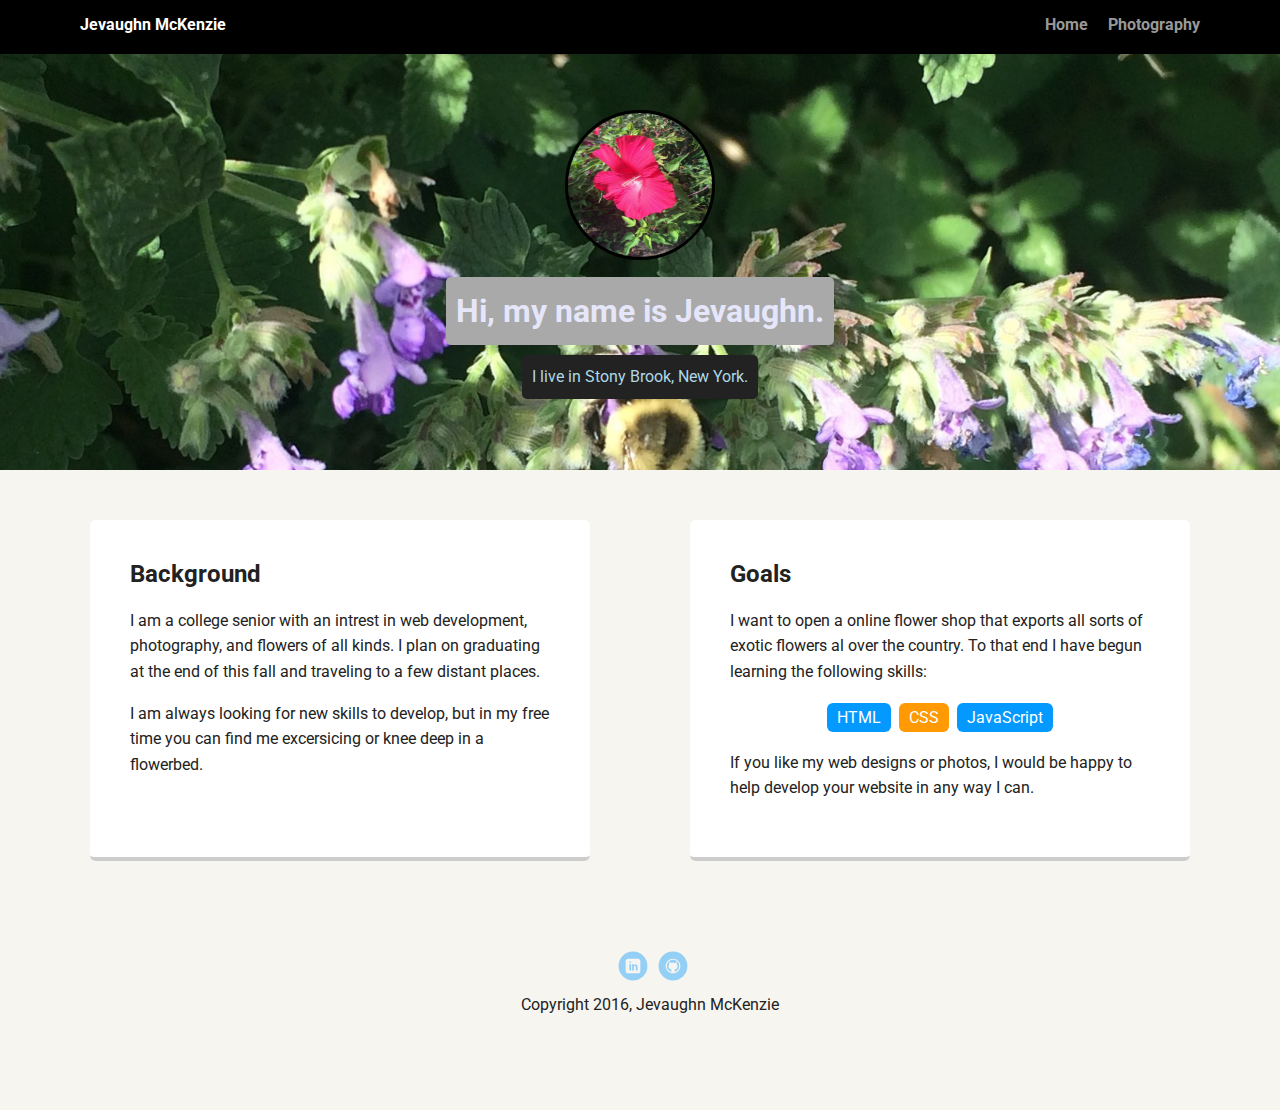
<file: index.html>
<!doctype html>
<html lang="en">
<head>
  <meta charset="utf-8">
  <title>Jevaughn McKenzie's Profile</title>
  <meta name="viewport" content="width=device-width, initial-scale=1.0">
  <link rel="stylesheet" href="styles.css">
  <link href="https://fonts.googleapis.com/css?family=Muli%7CRoboto:400,300,500,700,900" rel="stylesheet"></head>
  <body>

    <div class="main-nav">
        <ul class="nav">
          <li class="name">Jevaughn McKenzie</li>
          <li><a href="index.html">Home</a></li>
          <li><a href="photography.html">Photography</a></li>
        </ul>
    </div>

    <header>
      <img src="images/flower_profile_pic.jpg" alt="Picture of Jevaughn McKenzie" class="profile-image">
      <h1 class="tag name">Hi, my name is Jevaughn.</h1>
      <p class="tag location">I live in Stony Brook, New York.</p>
    </header>

    <main class="flex">
      <div class="card">
        <h2>Background</h2>
        <p>I am a college senior with an intrest in web development, photography, and flowers of all kinds. I plan on graduating at the end of this fall and traveling to a few distant places.</p>
        <p>I am always looking for new skills to develop, but in my free time you can find me excersicing or knee deep in a flowerbed.</p>
      </div>

      <div class="card">
        <h2>Goals</h2>
        <p>I want to open a online flower shop that exports all sorts of exotic flowers al over the country. To that end I have begun learning the following skills:</p>
        <ul class="skills">
          <li>HTML</li>
          <li>CSS</li>
          <li>JavaScript</li>
        </ul>
        <p>If you like my web designs or photos, I would be happy to help develop your website in any way I can.</p>
      </div>

    </main>
    <footer>
      <ul>
        <!-- <li><a href="#" class="social twitter">Twitter</a></li> -->
        <li><a href="https://www.linkedin.com/in/jevaughn-mckenzie" class="social linkedin">LinkedIn</a></li>
        <li><a href="https://github.com/Jevaughnmckenzie" class="social github">Github</a></li>
      </ul>
      <p class="copyright">Copyright 2016, Jevaughn McKenzie</p>
    </footer>
  </body>
  </html>
</file>
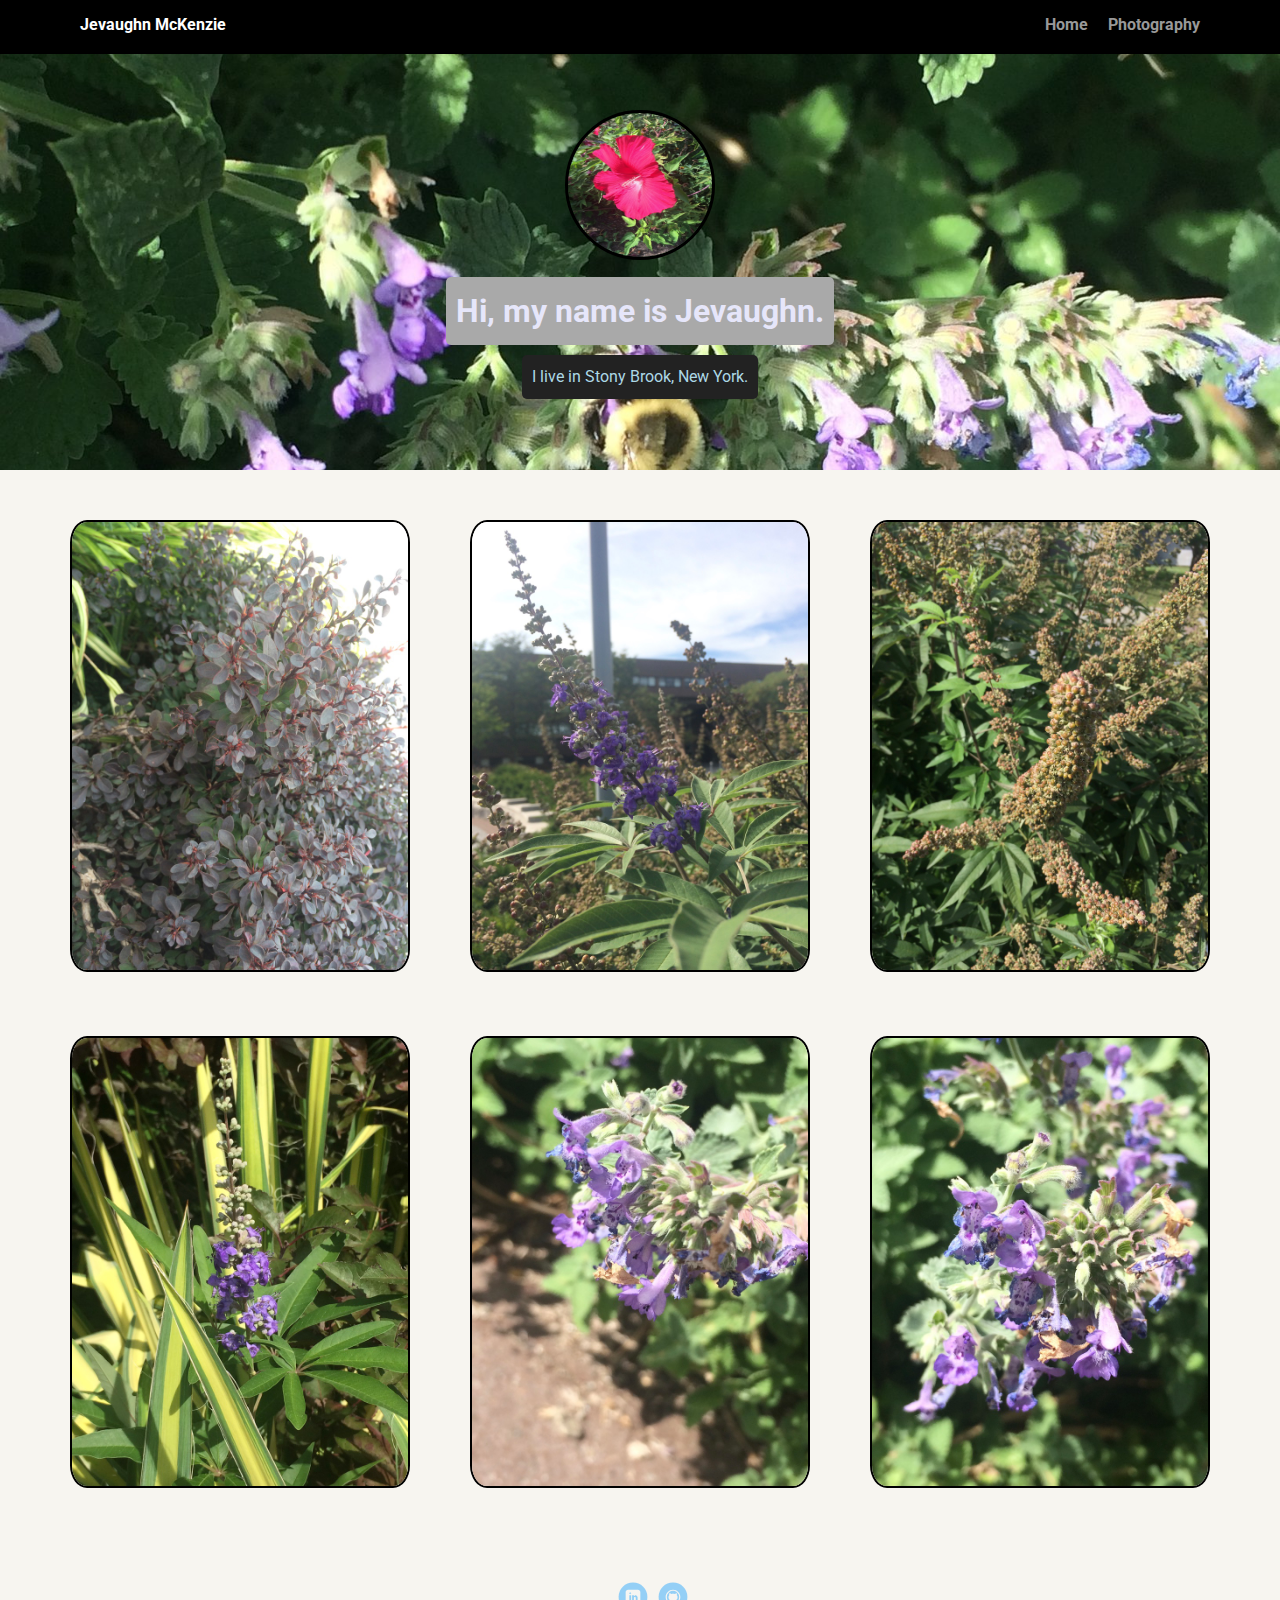
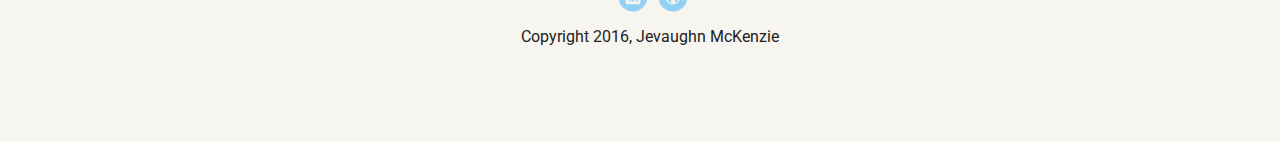
<file: photography.html>
<!doctype html>
<html lang="en">
<head>
  <meta charset="utf-8">
  <title>Jevaughn McKenzie's Profile</title>
  <meta name="viewport" content="width=device-width, initial-scale=1.0">
  <link rel="stylesheet" href="styles.css">
  <link href="https://fonts.googleapis.com/css?family=Muli%7CRoboto:400,300,500,700,900" rel="stylesheet"></head>
  <body>

    <div class="main-nav">
        <ul class="nav">
          <li class="name">Jevaughn McKenzie</li>
          <li><a href="index.html">Home</a></li>
          <li><a href="photography.html">Photography</a></li>
        </ul>
    </div>

    <header>
      <img src="images/flower_profile_pic.jpg" alt="Picture of Jevaughn McKenzie" class="profile-image">
      <h1 class="tag name">Hi, my name is Jevaughn.</h1>
      <p class="tag location">I live in Stony Brook, New York.</p>
    </header>

    <main class="flex">
      <ul id='gallery'>
        <li>
          <a href='images/thumb_IMG_0247_1024.jpg'><img src='images/thumb_IMG_0247_1024.jpg' alt='Picture of a flower.'></a>
        </li>
        <li>
          <a href='images/thumb_IMG_0249_1024.jpg'><img src='images/thumb_IMG_0249_1024.jpg' alt='Picture of a flower.'></a>
        </li>
        <li>
          <a href='images/thumb_IMG_0254_1024.jpg'><img src='images/thumb_IMG_0254_1024.jpg' alt='Picture of a flower.'></a>
        </li>
        <li>
          <a href='images/thumb_IMG_0260_1024.jpg'><img src='images/thumb_IMG_0260_1024.jpg' alt='Picture of a flower.'></a>
        </li>
        <li>
          <a href='images/thumb_IMG_0262_1024.jpg'><img src='images/thumb_IMG_0262_1024.jpg' alt='Picture of a flower.'></a>
        </li>
        <li>
          <a href='images/thumb_IMG_0263_1024.jpg'><img src='images/thumb_IMG_0263_1024.jpg' alt='Picture of a flower.'></a>
        </li>
      </ul>

    </main>
    <footer>
      <ul>
        <!-- <li><a href="#" class="social twitter">Twitter</a></li> -->
        <li><a href="https://www.linkedin.com/in/jevaughn-mckenzie" class="social linkedin">LinkedIn</a></li>
        <li><a href="https://github.com/Jevaughnmckenzie" class="social github">Github</a></li>
      </ul>
      <p class="copyright">Copyright 2016, Jevaughn McKenzie</p>
    </footer>
  </body>
  </html>
</file>
<file: styles.css>
/* Global Layout Set-up */
* {
  box-sizing: border-box;
}

body {
  margin: 0;
  padding: 0;
  text-align: center;
  font-family: 'Roboto', sans-serif;
  color: #222;
  background: #f7f5f0;
}
/* Link Styles */

a {
  text-decoration: none;
  color: #999;
}
a:hover {
  color: #6633ff;
}

/* Section Styles */

.main-nav {
  width: 100%;
  background: black;
  min-height: 30px;
  padding: 10px;
  position: fixed;
  text-align: center;
}
.nav {
  display: flex;
  justify-content: space-around;
  font-weight: 700;
  list-style-type: none;
  margin: 0 auto;
  padding: 0;
}

.nav .name {
    display: block;
    margin-right: auto;
    color: white;
}
.nav li {
  padding: 5px 10px 10px 10px;
}
.nav a {
  transition: all .5s;
}
.nav a:hover {
  color: white
}

header {
  text-align: center;
  background: url('images/bee_background_pic.jpg') no-repeat top center ;
  background-size: cover;
  overflow: hidden;
  padding-top: 60px;
}
header {
  line-height: 1.5;
}
header .profile-image {
  margin-top: 50px;
  width: 150px;
  height: 150px;
  border-radius: 50%;
  border: 3px solid black;
  transition: all .5s;
}
header .profile-image:hover {
  transform: scale(1.2) rotate(360deg);
}
.tag {
  background-color: darkgrey;
  color: lavender;
  padding: 10px;
  border-radius: 5px;
  display: table;
  margin: 10px auto;
}
.location {
  background-color: #222;
  color: lightblue;
}
.card {
  margin: 30px;
  padding: 20px 40px 40px;
  max-width: 500px;
  text-align: left;
  background: #fff;
  border-bottom: 4px solid #ccc;
  border-radius: 6px;
  transition: all .5s;
}
.card:hover {
  border-color: #ff99ff;
}

ul.skills {
  padding: 0;
  text-align: center;
}

.skills li {
  border-radius: 6px;
  display: inline-block;
  background: #ff9904;
  color: white;
  padding: 5px 10px;
  margin: 2px;
}

.skills li:nth-child(odd) {
  background: #0399ff;
}

footer {
  width: 100%;
  min-height: 30px;
  padding: 20px 0 40px 20px;
}

footer .copyright {
  top: -8px;
  font-size: .75em;
}

footer ul {
  list-style-type: none;
  margin: 0;
  padding: 0;
}

footer ul li {
  display: inline-block;
}

a.social {
  display: inline-block;
  text-indent: -9999px;
  margin-left: 5px;
  width: 30px;
  height: 30px;
  background-size: 30px 30px;
  opacity: .4;
  transition: all .5s;
}
a.twitter {
  background-image: url(images/twitter.svg);
}
a.linkedin {
  background-image: url(images/linkedin.svg);
}
a.github {
  background-image: url(images/github.svg);
}
a.social:hover {
  opacity: 1;
}
.clearfix {
  clear: both;
}

/* Gallery Styles */


#gallery {
  list-style: none;
  margin: 0;
  padding: 0;
}

#gallery li {
  float: left;
  width: 45%;
  margin: 2.5%;


}

#gallery img {
  max-width: 100%;
  border-radius: 5%;
  border: 2px solid black;
  transition: all .5s;
}

#gallery img:hover {
 transform: scale(1.05);

}

/* Styles for larger screens */
@media screen and (min-width: 720px) {

  .flex {
      display: -ms-flexbox;      /* TWEENER - IE 10 */
      display: flex;
      max-width: 1200px;
      -ms-flex-pack: distribute;
      justify-content: space-around;
      margin: 0 auto;
  }

  header {
    min-height: 470px;
  }

  .nav {
    max-width: 1200px;
    padding: 0 30px;
  }


  main {
    padding-top: 20px;
  }

  main p {
    line-height: 1.6em;
  }

  footer {
    font-size: 1.3em;
    max-width: 1200px;
    margin: 40px auto;
  }

  #gallery li {
    width: 28.3333%;
  }
}
</file>
